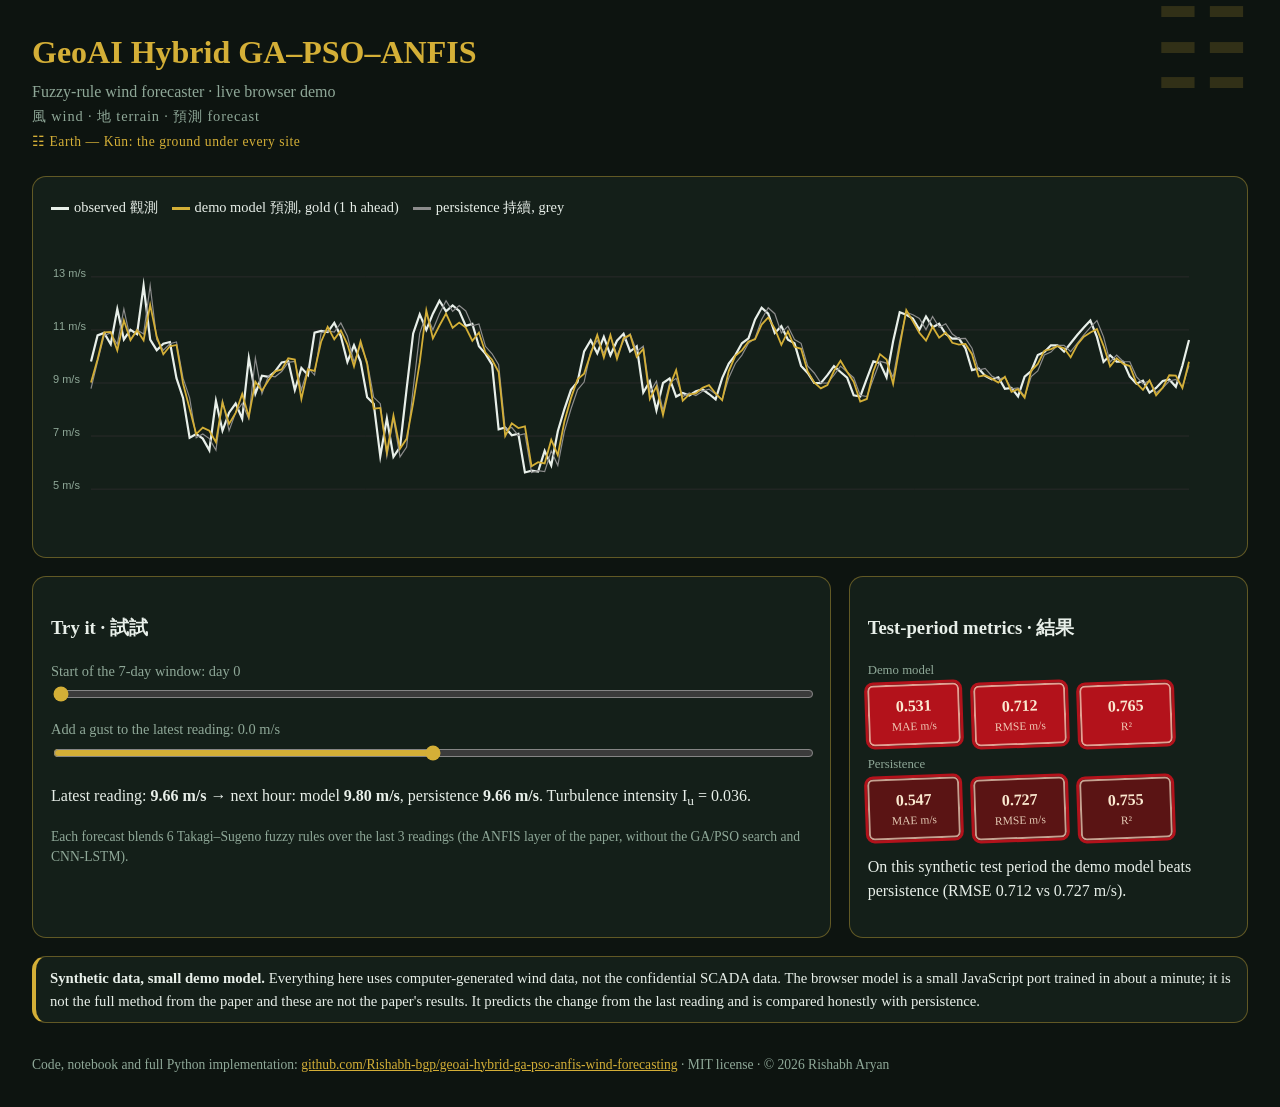
<file: index.html>
<!doctype html><html lang="en"><head><meta charset="utf-8"><meta name="color-scheme" content="dark"><meta name="viewport" content="width=device-width,initial-scale=1">
<title>GeoAI Hybrid GA–PSO–ANFIS — live demo on synthetic wind data</title><meta name="description" content="Fuzzy-rule wind forecaster · live browser demo. Interactive wind speed forecast vs persistence on synthetic data.">
<link rel="stylesheet" href="style.css"></head><body class="side">
<header><div class="tri" aria-hidden="true">☷</div><h1>GeoAI Hybrid GA–PSO–ANFIS</h1><p>Fuzzy-rule wind forecaster · live browser demo</p><p class="bil">風 wind · 地 terrain · 預測 forecast</p><p class="tricap">☷ Earth — Kūn: the ground under every site</p></header>
<main>
<section class="card wide"><div class="legend"><span><i style="background:var(--obs)"></i>observed 觀測</span><span><i style="background:var(--model)"></i>demo model 預測, gold (1 h ahead)</span><span><i style="background:var(--pers)"></i>persistence 持續, grey</span></div>
<canvas id="chart" aria-label="One week of synthetic wind speed with the demo model forecast and the persistence forecast"></canvas></section>
<section class="card"><h3>Try it · 試試</h3>
<label>Start of the 7-day window: day <span id="startv"></span></label><input id="start" type="range" min="0" value="0">
<label>Add a gust to the latest reading: <span id="gustv"></span> m/s</label><input id="gust" type="range" min="-4" max="4" step="0.1" value="0">
<p id="whatif"></p><p class="cap">Each forecast blends 6 Takagi–Sugeno fuzzy rules over the last 3 readings (the ANFIS layer of the paper, without the GA/PSO search and CNN-LSTM).</p><div id="extra"></div></section>
<section class="card"><h3>Test-period metrics · 結果</h3><div id="metrics"></div><p id="verdict"></p></section>
<section class="card wide warn"><b>Synthetic data, small demo model.</b> Everything here uses computer-generated wind data, not the confidential SCADA data. The browser model is a small JavaScript port trained in about a minute; it is not the full method from the paper and these are not the paper's results. It predicts the change from the last reading and is compared honestly with persistence.</section>
</main>
<footer>Code, notebook and full Python implementation: <a href="https://github.com/Rishabh-bgp/geoai-hybrid-ga-pso-anfis-wind-forecasting">github.com/Rishabh-bgp/geoai-hybrid-ga-pso-anfis-wind-forecasting</a> · MIT license · © 2026 Rishabh Aryan</footer>
<script></script><script src="data.js"></script><script src="model.js"></script><script src="app.js"></script></body></html>
</file>
<file: style.css>
:root{--bg:#0d1410;--panel:#141f19;--ink:#e8efe9;--muted:#8fa898;--accent:#d4af37;--obs:#e8efe9;--pers:#8c8c8c;--model:#d4af37;--grid:#2a2a2a}
*{box-sizing:border-box}body{margin:0;background:var(--bg);color:var(--ink);font-family:'Georgia', serif;line-height:1.5}
header{padding:28px 32px 8px}h1{margin:0;font-size:2rem;color:var(--accent)}header p{margin:4px 0 0;color:var(--muted)}
main{display:grid;gap:18px;padding:16px 32px 32px}.card{background:var(--panel);border:1px solid #d4af3766;border-radius:14px;padding:18px;transition:box-shadow .25s,border-color .25s}.card:hover{border-color:#d4af37;box-shadow:0 0 22px #d4af3740}
header{position:relative;overflow:hidden}.tri{position:absolute;right:28px;top:-6px;font-size:7rem;color:#d4af37;opacity:.18;line-height:1}.tricap{color:#d4af37;font-size:.85rem;letter-spacing:.04em}
.seals{display:flex;flex-wrap:wrap;gap:14px}.seal{background:#b3121b;color:#fbe9d0;border:2px solid #fbe9d0aa;outline:3px solid #b3121b;border-radius:6px;padding:8px 12px;text-align:center;font-weight:700;transform:rotate(-2deg);box-shadow:0 0 0 #0000;transition:box-shadow .25s,transform .25s;min-width:92px}.seal:hover{transform:rotate(0);box-shadow:0 0 18px #d4af3760}.seal small{display:block;font-weight:400;opacity:.85;font-size:.72rem}.seal.p{background:#5a1414}
.bil{color:var(--muted);font-size:.9rem;letter-spacing:.06em;margin:2px 0 0}.grp{color:var(--muted);font-size:.8rem;margin:10px 0 4px}
canvas{width:100%;height:320px;display:block}.legend span{margin-right:14px;font-size:.9rem}.legend i{display:inline-block;width:18px;height:3px;vertical-align:middle;margin-right:5px}
label{display:block;margin:10px 0 2px;color:var(--muted);font-size:.9rem}input[type=range]{width:100%;accent-color:var(--accent)}
table{border-collapse:collapse;width:100%}td,th{padding:6px 8px;border-bottom:1px solid var(--grid);text-align:right}td:first-child,th:first-child{text-align:left}
.warn{border-left:4px solid var(--accent);padding:10px 14px;font-size:.92rem}footer{padding:0 32px 32px;color:var(--muted);font-size:.85rem}a{color:var(--accent)}
.bar{display:inline-block;width:3.6%;margin-right:.5%;background:var(--accent);vertical-align:bottom;border-radius:3px 3px 0 0}.cap{color:var(--muted);font-size:.85rem}
.gate{height:16px;background:var(--grid);border-radius:8px;overflow:hidden}.gate div{height:100%;background:var(--model)}
.side main{grid-template-columns:2fr 1fr}.side .wide{grid-column:1/-1}.dash main{grid-template-columns:1fr 1fr}.dash .wide{grid-column:1/-1}
.center{max-width:860px;margin:auto;text-align:left}.center header{text-align:center}
@media(max-width:800px){.side main,.dash main{grid-template-columns:1fr}}
</file>
